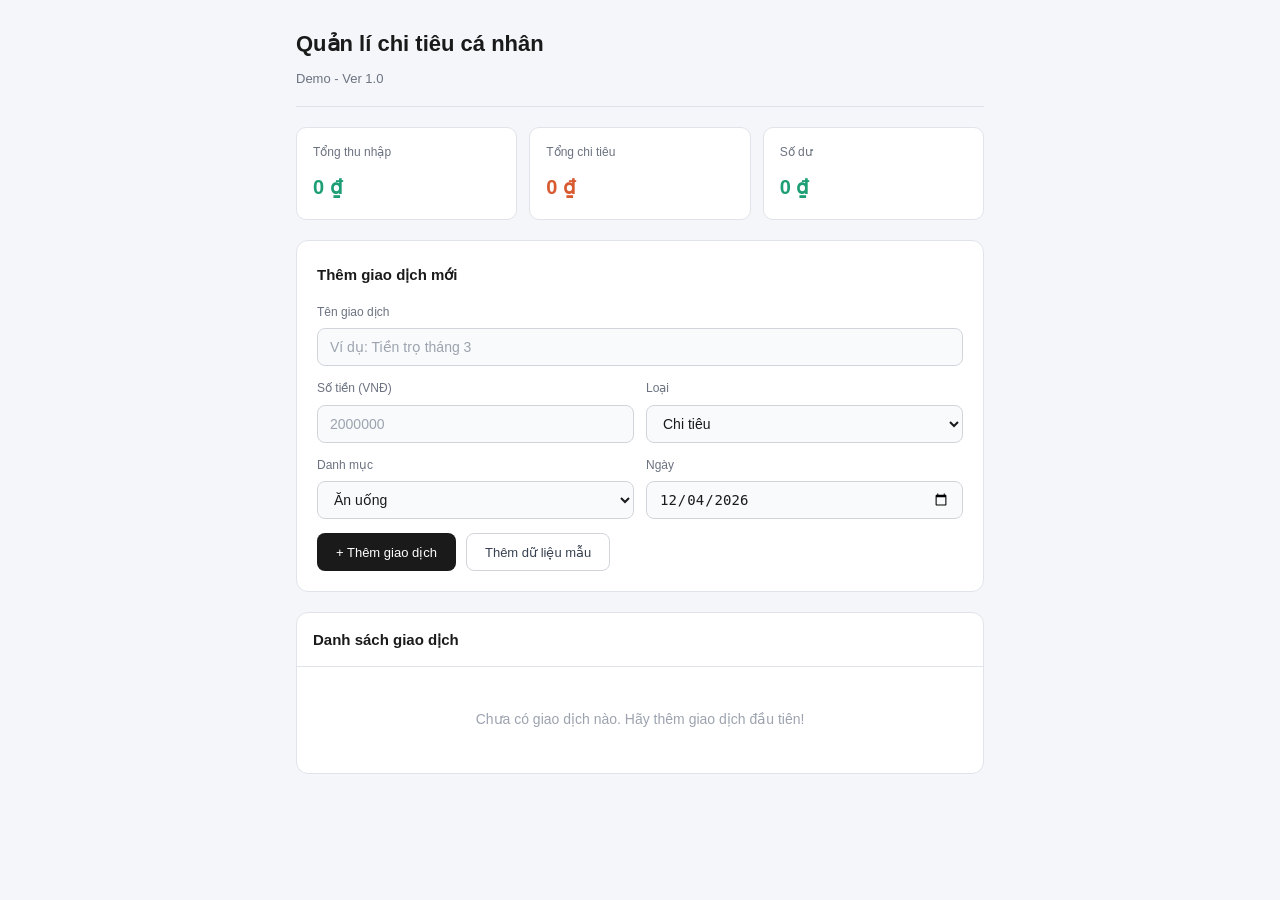
<file: Tuần 1/ver 1/index.html>
<!DOCTYPE html>
<html lang="vi">
<head>
  <meta charset="UTF-8" />
  <meta name="viewport" content="width=device-width, initial-scale=1.0" />
  <title>Personal Finance Tracker</title>
  <link rel="stylesheet" href="style.css" />
</head>
<body>
  <div class="app">
    <div class="header">
      <h1>Quản lí chi tiêu cá nhân</h1>
      <p>Demo - Ver 1.0</p>
    </div>

    <!-- Thống kê tổng quan -->
    <div class="stats">
      <div class="stat">
        <div class="stat-label">Tổng thu nhập</div>
        <div class="stat-value income" id="total-income">0 ₫</div>
      </div>
      <div class="stat">
        <div class="stat-label">Tổng chi tiêu</div>
        <div class="stat-value expense" id="total-expense">0 ₫</div>
      </div>
      <div class="stat">
        <div class="stat-label">Số dư</div>
        <div class="stat-value" id="balance">0 ₫</div>
      </div>
    </div>

    <!-- Form thêm giao dịch -->
    <div class="form-card">
      <div class="form-title">Thêm giao dịch mới</div>
      <div class="form-grid">
        <div class="form-group full">
          <label for="tx-name">Tên giao dịch</label>
          <input type="text" id="tx-name" placeholder="Ví dụ: Tiền trọ tháng 3" />
        </div>
        <div class="form-group">
          <label for="tx-amount">Số tiền (VNĐ)</label>
          <input type="number" id="tx-amount" placeholder="2000000" min="0" />
        </div>
        <div class="form-group">
          <label for="tx-type">Loại</label>
          <select id="tx-type">
            <option value="expense">Chi tiêu</option>
            <option value="income">Thu nhập</option>
          </select>
        </div>
        <div class="form-group">
          <label for="tx-category">Danh mục</label>
          <select id="tx-category">
            <option value="Ăn uống">Ăn uống</option>
            <option value="Học tập">Học tập</option>
            <option value="Đi lại">Đi lại</option>
            <option value="Giải trí">Giải trí</option>
            <option value="Tiền nhà">Tiền nhà</option>
            <option value="Lương">Lương</option>
            <option value="Học bổng">Học bổng</option>
            <option value="Khác">Khác</option>
          </select>
        </div>
        <div class="form-group">
          <label for="tx-date">Ngày</label>
          <input type="date" id="tx-date" />
        </div>
      </div>
      <div class="btn-row">
        <button class="primary" onclick="addTransaction()">+ Thêm giao dịch</button>
        <button onclick="addSample()">Thêm dữ liệu mẫu</button>
      </div>
    </div>

    <!-- Danh sách giao dịch -->
    <div class="list-card">
      <div class="list-header">
        Danh sách giao dịch
        <span id="tx-count"></span>
      </div>
      <div id="tx-list">
        <div class="empty">Chưa có giao dịch nào. Hãy thêm giao dịch đầu tiên!</div>
      </div>
    </div>
  </div>

  <script src="app.js"></script>
</body>
</html>
</file>
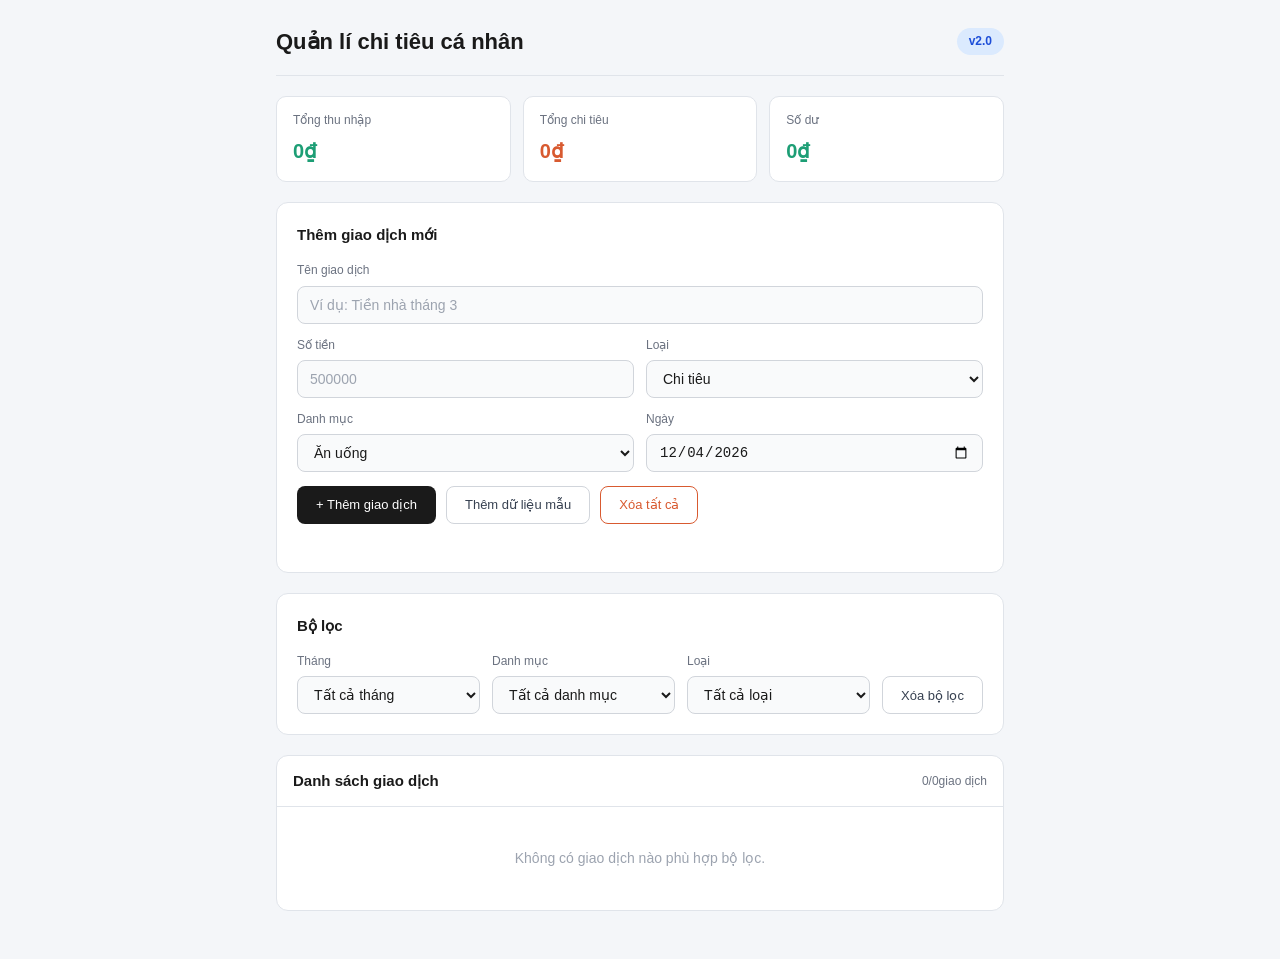
<file: Tuần 2/v2.0/index.html>
<!DOCTYPE html>
<html lang="vi">
<head>
  <meta charset="UTF-8">
  <meta name="viewport" content="width=device-width, initial-scale=1.0">
  <title>Personal Finance Tracker</title>
  <link rel="stylesheet" href="style.css">
</head>
<body>
  <div class="app">
    <!-- HEADER -->
    <div class="header">
      <div class="header-left">
        <h1>Quản lí chi tiêu cá nhân</h1>
      </div>
      <span class="badge-v2">v2.0</span>
    </div>

    <!-- THỐNG KÊ -->
    <div class="stats">
      <div class="stat">
        <div class="stat-label">Tổng thu nhập</div>
        <div class="stat-value income" id="s-income">0 ₫</div>
      </div>
      <div class="stat">
        <div class="stat-label">Tổng chi tiêu</div>
        <div class="stat-value expense" id="s-expense">0 ₫</div>
      </div>
      <div class="stat">
        <div class="stat-label">Số dư</div>
        <div class="stat-value" id="s-balance">0 ₫</div>
      </div>
    </div>

    <!-- FORM THÊM GIAO DỊCH -->
    <div class="section-card">
      <div class="section-title">Thêm giao dịch mới</div>
      <div class="form-grid">
        <div class="fg full">
          <label for="tx-name">Tên giao dịch</label>
          <input type="text" id="tx-name" placeholder="Ví dụ: Tiền nhà tháng 3" />
        </div>
        <div class="fg">
          <label for="tx-amount">Số tiền</label>
          <input type="number" id="tx-amount" placeholder="500000" min="0" />
        </div>
        <div class="fg">
          <label for="tx-type">Loại</label>
          <select id="tx-type">
            <option value="expense">Chi tiêu</option>
            <option value="income">Thu nhập</option>
          </select>
        </div>
        <div class="fg">
          <label for="tx-cat">Danh mục</label>
          <select id="tx-cat">
            <option> Ăn uống </option>
            <option> Học tập </option>
            <option> Đi lại </option>
            <option> Giải trí </option>
            <option> Tiền nhà </option>
            <option> Lương </option>
            <option> Học bổng </option>
            <option> Khác </option>
          </select>
        </div>
        <div class="fg">
          <label for="tx-date"> Ngày </label>
          <input type="date" id="tx-date" />
        </div>
      </div>
      <div class="btn-row">
        <button class="primary" onclick="addTransaction()"> + Thêm giao dịch </button>
        <button onclick="addSample()"> Thêm dữ liệu mẫu </button>
        <button class="danger" onclick="clearAll()"> Xóa tất cả </button>
      </div>
      <div class="save-bar" id="save-bar"></div>
    </div>

    <!-- BỘ LỌC -->
    <div class="section-card">
      <div class="section-title"> Bộ lọc </div>
      <div class="filter-row">
        <div class="fg">
          <label for="f-month"> Tháng </label>
          <select id="f-month">
            <option value=""> Tất cả tháng </option>
            <option value="01"> Tháng 1 </option>
            <option value="02"> Tháng 2 </option>
            <option value="03"> Tháng 3 </option>
            <option value="04"> Tháng 4 </option>
            <option value="05"> Tháng 5 </option>
            <option value="06"> Tháng 6 </option>
            <option value="07"> Tháng 7 </option>
            <option value="08"> Tháng 8 </option>
            <option value="09"> Tháng 9 </option>
            <option value="10"> Tháng 10 </option>
            <option value="11"> Tháng 11 </option>
            <option value="12"> Tháng 12 </option>
          </select>
        </div>
        <div class="fg">
          <label for="f-cat"> Danh mục </label>
          <select id="f-cat">
            <option value=""> Tất cả danh mục </option>
            <option>Ăn uống</option>
            <option>Học tập</option>
            <option>Đi lại</option>
            <option>Giải trí</option>
            <option>Tiền nhà</option>
            <option>Lương</option>
            <option>Học bổng</option>
            <option>Khác</option>
          </select>
        </div>
        <div class="fg">
          <label for="f-type">Loại</label>
          <select id="f-type">
            <option value="">Tất cả loại</option>
            <option value="income">Thu nhập</option>
            <option value="expense">Chi tiêu</option>
          </select>
        </div>
        <button onclick="resetFilter()">Xóa bộ lọc</button>
      </div>
    </div>

    <!-- DANH SÁCH GIAO DỊCH -->
    <div class="list-card">
      <div class="list-header">
        <span>Danh sách giao dịch</span>
        <span class="list-meta" id="list-meta"></span>
      </div>
      <div id="tx-list">
        <div class="empty">Chưa có giao dịch nào. Hãy thêm giao dịch đầu tiên!</div>
      </div>
    </div>

  </div>
  
  <script src="app.js"></script>
</body>
</html>
</file>
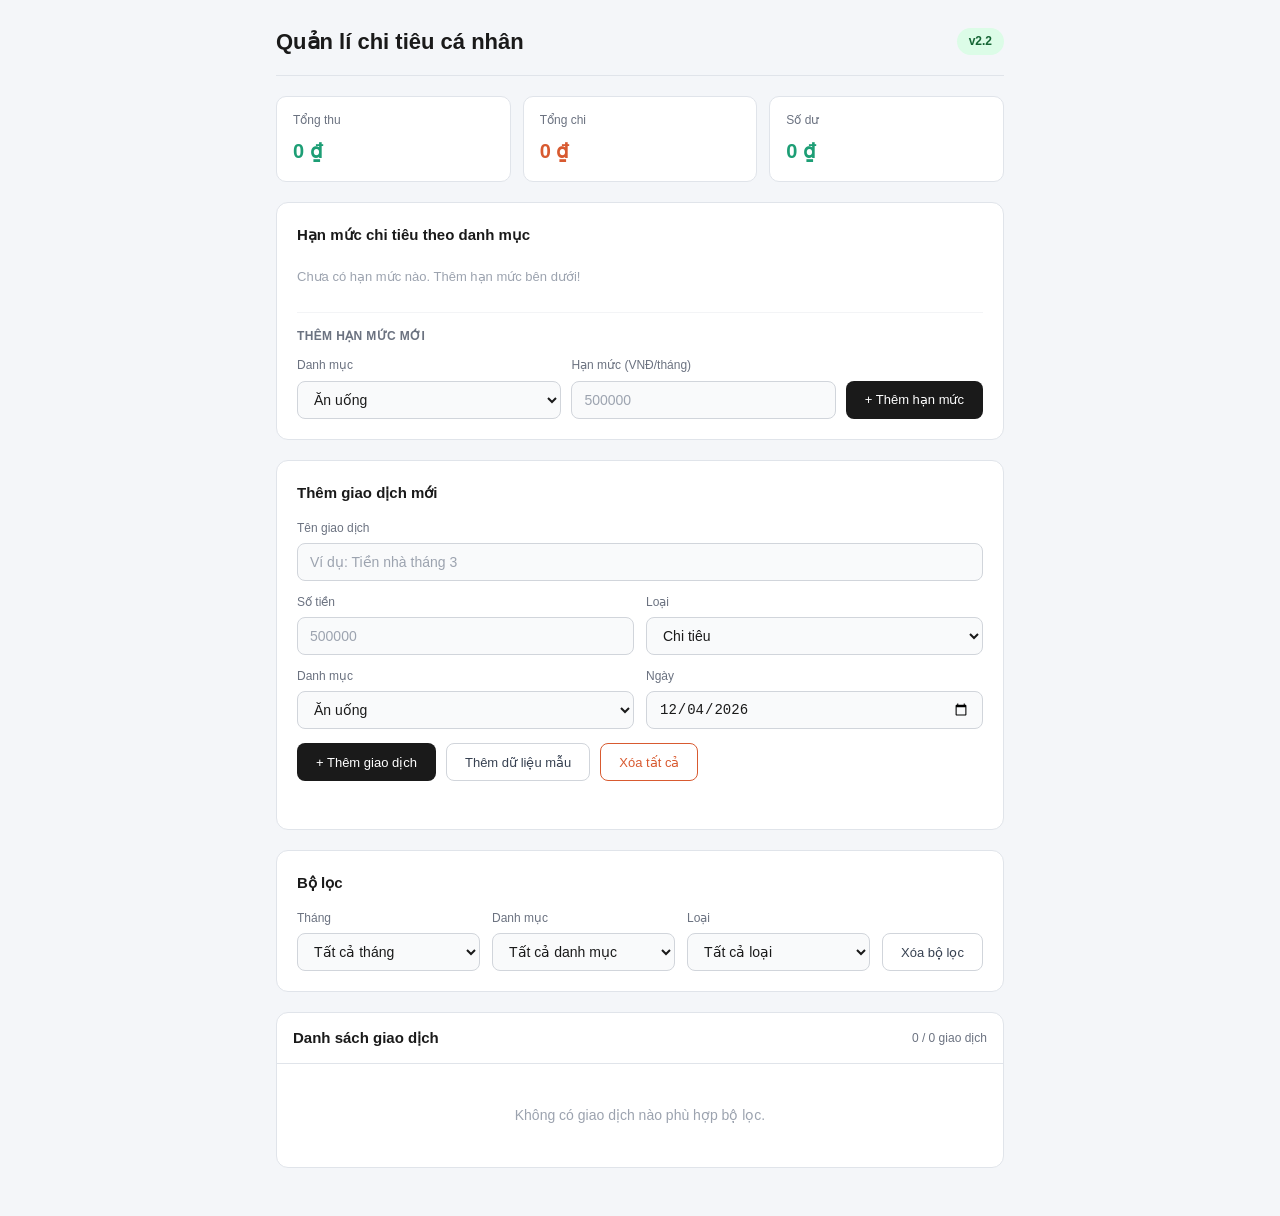
<file: Tuần 2/v2.2/index.html>
<!DOCTYPE html>
<html lang="vi">
<head>
  <meta charset="UTF-8" />
  <meta name="viewport" content="width=device-width, initial-scale=1.0" />
  <title> Personal Finance Tracker </title>
  <link rel="stylesheet" href="style.css" />
</head>
<body>
  <div class="app">
    <div class="header">
      <div class="header-left">
        <h1> Quản lí chi tiêu cá nhân </h1>
      </div>
      <span class="badge-version">v2.2</span>
    </div>

    <!-- Tổng quan -->
    <div class="stats">
      <div class="stat">
        <div class="stat-label">Tổng thu</div>
        <div class="stat-value income" id="s-income">0 ₫</div>
      </div>
      <div class="stat">
        <div class="stat-label">Tổng chi</div>
        <div class="stat-value expense" id="s-expense">0 ₫</div>
      </div>
      <div class="stat">
        <div class="stat-label">Số dư</div>
        <div class="stat-value" id="s-balance">0 ₫</div>
      </div>
    </div>

    <!-- Cảnh báo vượt giới hạn -->
    <div class="alert-box over" id="alert-over">
      <div class="alert-title">🚨 Đã vượt hạn mức chi tiêu!</div>
      <ul id="alert-over-list"></ul>
    </div>

    <!-- Cảnh báo chi tiêu ( >= 80%) -->
    <div class="alert-box warn" id="alert-warn">
      <div class="alert-title">⚠️ Sắp đạt hạn mức (trên 80%)</div>
      <ul id="alert-warn-list"></ul>
    </div>

    <!-- giới hạn chi tiêu -->
    <div class="section-card">
      <div class="section-title">Hạn mức chi tiêu theo danh mục</div>

      <!-- Danh sách hạn mức hiện tại -->
      <div id="budget-list">
        <div class="no-budget">Chưa có hạn mức nào. Thêm hạn mức bên dưới!</div>
      </div>

      <!-- Form thêm hạn mức mới -->
      <div class="budget-add">
        <div class="budget-add-title">Thêm hạn mức mới</div>
        <div class="budget-add-row">
          <div class="fg">
            <label for="b-cat">Danh mục</label>
            <select id="b-cat">
              <option> Ăn uống </option>
            <option> Học tập </option>
            <option> Đi lại </option>
            <option> Giải trí </option>
            <option> Tiền nhà </option>
            <option> Khác </option>
            </select>
          </div>
          <div class="fg">
            <label for="b-amount">Hạn mức (VNĐ/tháng)</label>
            <input type="number" id="b-amount" placeholder="500000" min="0" />
          </div>
          <button class="primary" onclick="addBudget()">+ Thêm hạn mức</button>
        </div>
      </div>
    </div>

    <!-- FORM THÊM GIAO DỊCH -->
    <div class="section-card">
      <div class="section-title"> Thêm giao dịch mới </div>
      <div class="form-grid">
        <div class="fg full">
          <label for="tx-name"> Tên giao dịch </label>
          <input type="text" id="tx-name" placeholder="Ví dụ: Tiền nhà tháng 3" />
        </div>
        <div class="fg">
          <label for="tx-amount"> Số tiền </label>
          <input type="number" id="tx-amount" placeholder="500000" min="0" />
        </div>
        <div class="fg">
          <label for="tx-type"> Loại </label>
          <select id="tx-type">
            <option value="expense"> Chi tiêu </option>
            <option value="income"> Thu nhập </option>
          </select>
        </div>
        <div class="fg">
          <label for="tx-cat"> Danh mục </label>
          <select id="tx-cat">
            <option> Ăn uống </option>
            <option> Học tập </option>
            <option> Đi lại </option>
            <option> Giải trí </option>
            <option> Tiền nhà </option>
            <option> Lương </option>
            <option> Học bổng </option>
            <option> Khác </option>
          </select>
        </div>
        <div class="fg">
          <label for="tx-date"> Ngày </label>
          <input type="date" id="tx-date" />
        </div>
      </div>
      <div class="btn-row">
        <button class="primary" onclick="addTransaction()"> + Thêm giao dịch </button>
        <button onclick="addSample()"> Thêm dữ liệu mẫu </button>
        <button class="danger" onclick="clearAll()"> Xóa tất cả </button>
      </div>
      <div class="save-bar" id="save-bar"></div>
    </div>

    <!-- BỘ LỌC -->
    <div class="section-card">
      <div class="section-title"> Bộ lọc </div>
      <div class="filter-row">
        <div class="fg">
          <label for="f-month"> Tháng </label>
          <select id="f-month">
            <option value=""> Tất cả tháng </option>
            <option value="01"> Tháng 1 </option>
            <option value="02"> Tháng 2 </option>
            <option value="03"> Tháng 3 </option>
            <option value="04"> Tháng 4 </option>
            <option value="05"> Tháng 5 </option>
            <option value="06"> Tháng 6 </option>
            <option value="07"> Tháng 7 </option>
            <option value="08"> Tháng 8 </option>
            <option value="09"> Tháng 9 </option>
            <option value="10"> Tháng 10 </option>
            <option value="11"> Tháng 11 </option>
            <option value="12"> Tháng 12 </option>
          </select>
        </div>
        <div class="fg">
          <label for="f-cat"> Danh mục </label>
          <select id="f-cat">
            <option value=""> Tất cả danh mục </option>
            <option> Ăn uống</option>
            <option> Học tập</option>
            <option> Đi lại </option>
            <option> Giải trí</option>
            <option> Tiền nhà </option>
            <option> Lương </option>
            <option> Học bổng</option>
            <option> Khác</option>
          </select>
        </div>
        <div class="fg">
          <label for="f-type">Loại</label>
          <select id="f-type">
            <option value=""> Tất cả loại </option>
            <option value="income"> Thu nhập </option>
            <option value="expense"> Chi tiêu </option>
          </select>
        </div>
        <button onclick="resetFilter()">Xóa bộ lọc</button>
      </div>
    </div>

    <!-- DANH SÁCH GIAO DỊCH -->
    <div class="list-card">
      <div class="list-header">
        <span>Danh sách giao dịch</span>
        <span class="list-meta" id="list-meta"></span>
      </div>
      <div id="tx-list">
        <div class="empty"> Chưa có giao dịch nào. Hãy thêm giao dịch đầu tiên!</div>
      </div>
    </div>

  </div>

  <script src="app.js"></script>
</body>
</html>
</file>
<file: Tuần 1/ver 1/style.css>
/* ===== RESET & BASE ===== */
* {
  box-sizing: border-box;
  margin: 0;
  padding: 0;
}

body {
  font-family: 'Montserrat', Arial, sans-serif;
  background-color: #f4f6f9;
  color: #1a1a1a;
  font-size: 16px;
  line-height: 1.8;
}

/* ===== LAYOUT ===== */
.app {
  max-width: 720px;
  margin: 0 auto;
  padding: 1.5rem 1rem 3rem;
}

/* ===== HEADER ===== */
.header {
  padding-bottom: 1rem;
  border-bottom: 1px solid #e0e4ea;
  margin-bottom: 1.25rem;
}

.header h1 {
  font-size: 22px;
  font-weight: 600;
  color: #1a1a1a;
}

.header p {
  font-size: 13px;
  color: #6b7280;
  margin-top: 3px;
}

/* ===== STATS ===== */
.stats {
  display: grid;
  grid-template-columns: repeat(3, 1fr);
  gap: 12px;
  margin-bottom: 1.25rem;
}

.stat {
  background: #ffffff;
  border: 1px solid #e0e4ea;
  border-radius: 10px;
  padding: 14px 16px;
}

.stat-label {
  font-size: 12px;
  color: #6b7280;
  margin-bottom: 5px;
}

.stat-value {
  font-size: 20px;
  font-weight: 600;
  color: #1a1a1a;
}

.stat-value.income {
  color: #1D9E75;
}

.stat-value.expense {
  color: #D85A30;
}

/* ===== FORM CARD ===== */
.form-card {
  background: #ffffff;
  border: 1px solid #e0e4ea;
  border-radius: 12px;
  padding: 1.25rem;
  margin-bottom: 1.25rem;
}

.form-title {
  font-size: 15px;
  font-weight: 600;
  color: #1a1a1a;
  margin-bottom: 14px;
}

.form-grid {
  display: grid;
  grid-template-columns: 1fr 1fr;
  gap: 12px;
}

.form-group {
  display: flex;
  flex-direction: column;
  gap: 5px;
}

.form-group.full {
  grid-column: 1 / -1;
}

label {
  font-size: 12px;
  font-weight: 500;
  color: #6b7280;
}

input,
select {
  width: 100%;
  height: 38px;
  padding: 0 12px;
  font-size: 14px;
  border: 1px solid #d1d5db;
  border-radius: 8px;
  background: #f9fafb;
  color: #1a1a1a;
  outline: none;
  transition: border-color 0.15s;
}

input:focus,
select:focus {
  border-color: #3b82f6;
  background: #ffffff;
}

input::placeholder {
  color: #9ca3af;
}

/* ===== BUTTONS ===== */
.btn-row {
  margin-top: 14px;
  display: flex;
  gap: 10px;
  flex-wrap: wrap;
}

button {
  height: 38px;
  padding: 0 18px;
  font-size: 13px;
  font-weight: 500;
  border: 1px solid #d1d5db;
  border-radius: 8px;
  background: #ffffff;
  color: #374151;
  cursor: pointer;
  transition: background 0.15s, border-color 0.15s;
}

button:hover {
  background: #f3f4f6;
  border-color: #9ca3af;
}

button.primary {
  background: #1a1a1a;
  color: #ffffff;
  border-color: transparent;
}

button.primary:hover {
  background: #374151;
}

/* ===== TRANSACTION LIST ===== */
.list-card {
  background: #ffffff;
  border: 1px solid #e0e4ea;
  border-radius: 12px;
  overflow: hidden;
}

.list-header {
  padding: 13px 16px;
  border-bottom: 1px solid #e0e4ea;
  font-size: 15px;
  font-weight: 600;
  color: #1a1a1a;
  display: flex;
  align-items: center;
  gap: 8px;
}

#tx-count {
  font-weight: 400;
  font-size: 13px;
  color: #6b7280;
}

.empty {
  padding: 2.5rem;
  text-align: center;
  font-size: 14px;
  color: #9ca3af;
}

/* ===== TRANSACTION ITEM ===== */
.tx-item {
  display: flex;
  align-items: center;
  gap: 12px;
  padding: 12px 16px;
  border-bottom: 1px solid #f3f4f6;
  transition: background 0.1s;
}

.tx-item:last-child {
  border-bottom: none;
}

.tx-item:hover {
  background: #f9fafb;
}

.tx-icon {
  width: 36px;
  height: 36px;
  border-radius: 50%;
  display: flex;
  align-items: center;
  justify-content: center;
  font-size: 16px;
  flex-shrink: 0;
}

.tx-icon.income {
  background: #E1F5EE;
}

.tx-icon.expense {
  background: #FAECE7;
}

.tx-info {
  flex: 1;
  min-width: 0;
}

.tx-name {
  font-size: 14px;
  color: #1a1a1a;
  font-weight: 500;
  display: flex;
  align-items: center;
  flex-wrap: wrap;
  gap: 5px;
}

.tx-meta {
  font-size: 12px;
  color: #9ca3af;
  margin-top: 2px;
}

.tx-amount {
  font-size: 14px;
  font-weight: 600;
  white-space: nowrap;
  flex-shrink: 0;
}

.tx-amount.income {
  color: #1D9E75;
}

.tx-amount.expense {
  color: #D85A30;
}

.tx-del {
  width: 28px;
  height: 28px;
  border: none;
  background: none;
  cursor: pointer;
  color: #9ca3af;
  font-size: 18px;
  display: flex;
  align-items: center;
  justify-content: center;
  border-radius: 6px;
  padding: 0;
  flex-shrink: 0;
  transition: background 0.1s, color 0.1s;
}

.tx-del:hover {
  background: #fee2e2;
  color: #D85A30;
}

/* ===== BADGE ===== */
.badge {
  display: inline-block;
  font-size: 11px;
  font-weight: 500;
  padding: 2px 8px;
  border-radius: 20px;
}

.badge.income {
  background: #E1F5EE;
  color: #0F6E56;
}

.badge.expense {
  background: #FAECE7;
  color: #993C1D;
}

/* ===== RESPONSIVE ===== */
@media (max-width: 480px) {
  .stats {
    grid-template-columns: 1fr;
  }

  .form-grid {
    grid-template-columns: 1fr;
  }

  .stat-value {
    font-size: 18px;
  }
}
</file>
<file: Tuần 2/v2.0/style.css>
* {
  box-sizing: border-box;
  margin: 0;
  padding: 0;
}

body {
  font-family: 'Segoe UI', Arial, sans-serif;
  background-color: #f4f6f9;
  color: #1a1a1a;
  font-size: 15px;
  line-height: 1.6;
}

/* ===== LAYOUT ===== */
.app {
  max-width: 760px;
  margin: 0 auto;
  padding: 1.5rem 1rem 3rem;
}

/* ===== HEADER ===== */
.header {
  display: flex;
  align-items: center;
  justify-content: space-between;
  flex-wrap: wrap;
  gap: 8px;
  padding-bottom: 1rem;
  border-bottom: 1px solid #e0e4ea;
  margin-bottom: 1.25rem;
}

.header-left h1 {
  font-size: 22px;
  font-weight: 600;
  color: #1a1a1a;
}

.header-left p {
  font-size: 13px;
  color: #6b7280;
  margin-top: 3px;
}

.badge-v2 {
  font-size: 12px;
  font-weight: 600;
  padding: 4px 12px;
  border-radius: 20px;
  background: #dbeafe;
  color: #1d4ed8;
}

/* ===== STATS ===== */
.stats {
  display: grid;
  grid-template-columns: repeat(3, 1fr);
  gap: 12px;
  margin-bottom: 1.25rem;
}

.stat {
  background: #ffffff;
  border: 1px solid #e0e4ea;
  border-radius: 10px;
  padding: 14px 16px;
}

.stat-label {
  font-size: 12px;
  color: #6b7280;
  margin-bottom: 5px;
}

.stat-value {
  font-size: 20px;
  font-weight: 600;
  color: #1a1a1a;
}

.stat-value.income { color: #1D9E75; }
.stat-value.expense { color: #D85A30; }

/* ===== SECTION CARD ===== */
.section-card {
  background: #ffffff;
  border: 1px solid #e0e4ea;
  border-radius: 12px;
  padding: 1.25rem;
  margin-bottom: 1.25rem;
}

.section-title {
  font-size: 15px;
  font-weight: 600;
  color: #1a1a1a;
  margin-bottom: 14px;
}

/* ===== FORM ===== */
.form-grid {
  display: grid;
  grid-template-columns: 1fr 1fr;
  gap: 12px;
}

.fg {
  display: flex;
  flex-direction: column;
  gap: 5px;
}

.fg.full {
  grid-column: 1 / -1;
}

label {
  font-size: 12px;
  font-weight: 500;
  color: #6b7280;
}

input,
select {
  width: 100%;
  height: 38px;
  padding: 0 12px;
  font-size: 14px;
  border: 1px solid #d1d5db;
  border-radius: 8px;
  background: #f9fafb;
  color: #1a1a1a;
  outline: none;
  transition: border-color 0.15s, background 0.15s;
}

input:focus,
select:focus {
  border-color: #3b82f6;
  background: #ffffff;
}

input::placeholder {
  color: #9ca3af;
}

/* ===== BUTTONS ===== */
.btn-row {
  margin-top: 14px;
  display: flex;
  gap: 10px;
  flex-wrap: wrap;
}

button {
  height: 38px;
  padding: 0 18px;
  font-size: 13px;
  font-weight: 500;
  border: 1px solid #d1d5db;
  border-radius: 8px;
  background: #ffffff;
  color: #374151;
  cursor: pointer;
  transition: background 0.15s, border-color 0.15s;
}

button:hover {
  background: #f3f4f6;
  border-color: #9ca3af;
}

button.primary {
  background: #1a1a1a;
  color: #ffffff;
  border-color: transparent;
}

button.primary:hover {
  background: #374151;
}

button.danger {
  color: #D85A30;
  border-color: #D85A30;
}

button.danger:hover {
  background: #FAECE7;
}

/* ===== SAVE BAR ===== */
.save-bar {
  font-size: 12px;
  color: #9ca3af;
  margin-top: 10px;
  min-height: 18px;
  transition: color 0.2s;
}

.save-bar.ok {
  color: #1D9E75;
}

/* ===== BỘ LỌC ===== */
.filter-row {
  display: flex;
  gap: 12px;
  flex-wrap: wrap;
  align-items: flex-end;
}

.filter-row .fg {
  flex: 1;
  min-width: 140px;
}

.filter-row button {
  align-self: flex-end;
  flex-shrink: 0;
}

/* ===== TRANSACTION LIST ===== */
.list-card {
  background: #ffffff;
  border: 1px solid #e0e4ea;
  border-radius: 12px;
  overflow: hidden;
}

.list-header {
  padding: 13px 16px;
  border-bottom: 1px solid #e0e4ea;
  font-size: 15px;
  font-weight: 600;
  color: #1a1a1a;
  display: flex;
  align-items: center;
  justify-content: space-between;
}

.list-meta {
  font-size: 12px;
  font-weight: 400;
  color: #6b7280;
}

.empty {
  padding: 2.5rem;
  text-align: center;
  font-size: 14px;
  color: #9ca3af;
}

/* ===== TRANSACTION ITEM ===== */
.tx-item {
  display: flex;
  align-items: center;
  gap: 12px;
  padding: 12px 16px;
  border-bottom: 1px solid #f3f4f6;
  transition: background 0.1s;
}

.tx-item:last-child {
  border-bottom: none;
}

.tx-item:hover {
  background: #f9fafb;
}

.tx-icon {
  width: 36px;
  height: 36px;
  border-radius: 50%;
  display: flex;
  align-items: center;
  justify-content: center;
  font-size: 16px;
  flex-shrink: 0;
}

.tx-icon.income  { background: #E1F5EE; }
.tx-icon.expense { background: #FAECE7; }

.tx-info {
  flex: 1;
  min-width: 0;
}

.tx-name {
  font-size: 14px;
  font-weight: 500;
  color: #1a1a1a;
  display: flex;
  align-items: center;
  flex-wrap: wrap;
  gap: 5px;
}

.tx-meta {
  font-size: 12px;
  color: #9ca3af;
  margin-top: 2px;
}

.tx-amount {
  font-size: 14px;
  font-weight: 600;
  white-space: nowrap;
  flex-shrink: 0;
}

.tx-amount.income  { color: #1D9E75; }
.tx-amount.expense { color: #D85A30; }

.tx-del {
  width: 28px;
  height: 28px;
  border: none;
  background: none;
  cursor: pointer;
  color: #9ca3af;
  font-size: 18px;
  display: flex;
  align-items: center;
  justify-content: center;
  border-radius: 6px;
  padding: 0;
  flex-shrink: 0;
  transition: background 0.1s, color 0.1s;
}

.tx-del:hover {
  background: #fee2e2;
  color: #D85A30;
}

/* ===== BADGE ===== */
.badge {
  display: inline-block;
  font-size: 11px;
  font-weight: 500;
  padding: 2px 8px;
  border-radius: 20px;
}

.badge.income  { background: #E1F5EE; color: #0F6E56; }
.badge.expense { background: #FAECE7; color: #993C1D; }

/* ===== RESPONSIVE ===== */
@media (max-width: 520px) {
  .stats {
    grid-template-columns: 1fr;
  }

  .form-grid {
    grid-template-columns: 1fr;
  }

  .filter-row {
    flex-direction: column;
  }

  .filter-row .fg {
    min-width: unset;
    width: 100%;
  }

  .stat-value {
    font-size: 18px;
  }
}
</file>
<file: Tuần 2/v2.2/style.css>
* {
  box-sizing: border-box;
  margin: 0;
  padding: 0;
}

body {
  font-family: 'Segoe UI', Arial, sans-serif;
  background-color: #f4f6f9;
  color: #1a1a1a;
  font-size: 15px;
  line-height: 1.6;
}

/* ===== LAYOUT ===== */
.app {
  max-width: 760px;
  margin: 0 auto;
  padding: 1.5rem 1rem 3rem;
}

/* ===== HEADER ===== */
.header {
  display: flex;
  align-items: center;
  justify-content: space-between;
  flex-wrap: wrap;
  gap: 8px;
  padding-bottom: 1rem;
  border-bottom: 1px solid #e0e4ea;
  margin-bottom: 1.25rem;
}

.header-left h1 {
  font-size: 22px;
  font-weight: 600;
  color: #1a1a1a;
}

.header-left p {
  font-size: 13px;
  color: #6b7280;
  margin-top: 3px;
}

.badge-version {
  font-size: 12px;
  font-weight: 600;
  padding: 4px 12px;
  border-radius: 20px;
  background: #dcfce7;
  color: #166534;
}

/* ===== STATS ===== */
.stats {
  display: grid;
  grid-template-columns: repeat(3, 1fr);
  gap: 12px;
  margin-bottom: 1.25rem;
}

.stat {
  background: #ffffff;
  border: 1px solid #e0e4ea;
  border-radius: 10px;
  padding: 14px 16px;
}

.stat-label {
  font-size: 12px;
  color: #6b7280;
  margin-bottom: 5px;
}

.stat-value {
  font-size: 20px;
  font-weight: 600;
  color: #1a1a1a;
}

.stat-value.income  { color: #1D9E75; }
.stat-value.expense { color: #D85A30; }

/* ===== ALERT BOX ===== */
.alert-box {
  border-radius: 10px;
  padding: 12px 16px;
  margin-bottom: 1.25rem;
  font-size: 13px;
  display: none;        /* Ẩn mặc định, JS sẽ hiện khi cần */
  border: 1px solid;
}

.alert-box.over {
  background: #fef2f2;
  color: #991b1b;
  border-color: #fca5a5;
}

.alert-box.warn {
  background: #fffbeb;
  color: #92400e;
  border-color: #fcd34d;
}

.alert-title {
  font-weight: 600;
  font-size: 13px;
  margin-bottom: 6px;
}

.alert-box ul {
  padding-left: 18px;
  margin-top: 4px;
}

.alert-box li {
  margin-bottom: 3px;
  line-height: 1.5;
}

/* ===== SECTION CARD ===== */
.section-card {
  background: #ffffff;
  border: 1px solid #e0e4ea;
  border-radius: 12px;
  padding: 1.25rem;
  margin-bottom: 1.25rem;
}

.section-title {
  font-size: 15px;
  font-weight: 600;
  color: #1a1a1a;
  margin-bottom: 14px;
}

/* ===== BUDGET LIST ===== */
.budget-grid {
  display: grid;
  grid-template-columns: 1fr 1fr;
  gap: 10px;
  margin-bottom: 4px;
}

.budget-item {
  background: #f9fafb;
  border: 1px solid #e5e7eb;
  border-radius: 10px;
  padding: 12px 14px;
}

.budget-item-top {
  display: flex;
  align-items: center;
  justify-content: space-between;
  margin-bottom: 8px;
}

.budget-cat {
  font-size: 13px;
  font-weight: 600;
  color: #1a1a1a;
  display: flex;
  align-items: center;
  gap: 6px;
}

.budget-amounts {
  font-size: 12px;
  color: #6b7280;
  margin-bottom: 7px;
}

.budget-amounts .spent { color: #D85A30; font-weight: 600; }
.budget-amounts .limit { color: #1a1a1a; font-weight: 600; }

/* Thanh tiến trình */
.progress-bar {
  height: 7px;
  background: #e5e7eb;
  border-radius: 4px;
  overflow: hidden;
}

.progress-fill {
  height: 100%;
  border-radius: 4px;
  transition: width 0.4s ease;
}

.progress-fill.safe { background: #1D9E75; }
.progress-fill.warn { background: #EF9F27; }
.progress-fill.over { background: #D85A30; }

.budget-status {
  font-size: 11px;
  font-weight: 600;
  margin-top: 6px;
}

.budget-status.safe { color: #1D9E75; }
.budget-status.warn { color: #EF9F27; }
.budget-status.over { color: #D85A30; }

.btn-del-budget {
  width: 22px;
  height: 22px;
  border: none;
  background: none;
  cursor: pointer;
  color: #9ca3af;
  font-size: 16px;
  display: flex;
  align-items: center;
  justify-content: center;
  border-radius: 4px;
  padding: 0;
  flex-shrink: 0;
  transition: background 0.1s, color 0.1s;
}

.btn-del-budget:hover {
  background: #fee2e2;
  color: #D85A30;
}

.no-budget {
  font-size: 13px;
  color: #9ca3af;
  padding: 6px 0 10px;
}

/* Form thêm hạn mức */
.budget-add {
  border-top: 1px solid #f3f4f6;
  margin-top: 14px;
  padding-top: 14px;
}

.budget-add-title {
  font-size: 12px;
  font-weight: 600;
  color: #6b7280;
  margin-bottom: 10px;
  text-transform: uppercase;
  letter-spacing: 0.03em;
}

.budget-add-row {
  display: flex;
  gap: 10px;
  flex-wrap: wrap;
  align-items: flex-end;
}

.budget-add-row .fg {
  flex: 1;
  min-width: 140px;
}

.budget-add-row button {
  align-self: flex-end;
  flex-shrink: 0;
}

/* ===== FORM ===== */
.form-grid {
  display: grid;
  grid-template-columns: 1fr 1fr;
  gap: 12px;
}

.fg {
  display: flex;
  flex-direction: column;
  gap: 5px;
}

.fg.full {
  grid-column: 1 / -1;
}

label {
  font-size: 12px;
  font-weight: 500;
  color: #6b7280;
}

input,
select {
  width: 100%;
  height: 38px;
  padding: 0 12px;
  font-size: 14px;
  border: 1px solid #d1d5db;
  border-radius: 8px;
  background: #f9fafb;
  color: #1a1a1a;
  outline: none;
  transition: border-color 0.15s, background 0.15s;
}

input:focus,
select:focus {
  border-color: #3b82f6;
  background: #ffffff;
}

input::placeholder {
  color: #9ca3af;
}

/* ===== BUTTONS ===== */
.btn-row {
  margin-top: 14px;
  display: flex;
  gap: 10px;
  flex-wrap: wrap;
}

button {
  height: 38px;
  padding: 0 18px;
  font-size: 13px;
  font-weight: 500;
  border: 1px solid #d1d5db;
  border-radius: 8px;
  background: #ffffff;
  color: #374151;
  cursor: pointer;
  transition: background 0.15s, border-color 0.15s;
}

button:hover {
  background: #f3f4f6;
  border-color: #9ca3af;
}

button.primary {
  background: #1a1a1a;
  color: #ffffff;
  border-color: transparent;
}

button.primary:hover {
  background: #374151;
}

button.danger {
  color: #D85A30;
  border-color: #D85A30;
}

button.danger:hover {
  background: #FAECE7;
}

/* ===== SAVE BAR ===== */
.save-bar {
  font-size: 12px;
  color: #9ca3af;
  margin-top: 10px;
  min-height: 18px;
}

.save-bar.ok {
  color: #1D9E75;
}

/* ===== BỘ LỌC ===== */
.filter-row {
  display: flex;
  gap: 12px;
  flex-wrap: wrap;
  align-items: flex-end;
}

.filter-row .fg {
  flex: 1;
  min-width: 130px;
}

.filter-row > button {
  align-self: flex-end;
  flex-shrink: 0;
}

/* ===== TRANSACTION LIST ===== */
.list-card {
  background: #ffffff;
  border: 1px solid #e0e4ea;
  border-radius: 12px;
  overflow: hidden;
}

.list-header {
  padding: 13px 16px;
  border-bottom: 1px solid #e0e4ea;
  font-size: 15px;
  font-weight: 600;
  color: #1a1a1a;
  display: flex;
  align-items: center;
  justify-content: space-between;
}

.list-meta {
  font-size: 12px;
  font-weight: 400;
  color: #6b7280;
}

.empty {
  padding: 2.5rem;
  text-align: center;
  font-size: 14px;
  color: #9ca3af;
}

/* ===== TRANSACTION ITEM ===== */
.tx-item {
  display: flex;
  align-items: center;
  gap: 12px;
  padding: 12px 16px;
  border-bottom: 1px solid #f3f4f6;
  transition: background 0.1s;
}

.tx-item:last-child {
  border-bottom: none;
}

.tx-item:hover {
  background: #f9fafb;
}

.tx-icon {
  width: 36px;
  height: 36px;
  border-radius: 50%;
  display: flex;
  align-items: center;
  justify-content: center;
  font-size: 16px;
  flex-shrink: 0;
}

.tx-icon.income  { background: #E1F5EE; }
.tx-icon.expense { background: #FAECE7; }

.tx-info {
  flex: 1;
  min-width: 0;
}

.tx-name {
  font-size: 14px;
  font-weight: 500;
  color: #1a1a1a;
  display: flex;
  align-items: center;
  flex-wrap: wrap;
  gap: 5px;
}

.tx-meta {
  font-size: 12px;
  color: #9ca3af;
  margin-top: 2px;
}

.tx-amount {
  font-size: 14px;
  font-weight: 600;
  white-space: nowrap;
  flex-shrink: 0;
}

.tx-amount.income  { color: #1D9E75; }
.tx-amount.expense { color: #D85A30; }

.tx-del {
  width: 28px;
  height: 28px;
  border: none;
  background: none;
  cursor: pointer;
  color: #9ca3af;
  font-size: 18px;
  display: flex;
  align-items: center;
  justify-content: center;
  border-radius: 6px;
  padding: 0;
  flex-shrink: 0;
  transition: background 0.1s, color 0.1s;
}

.tx-del:hover {
  background: #fee2e2;
  color: #D85A30;
}

/* ===== BADGE ===== */
.badge {
  display: inline-block;
  font-size: 11px;
  font-weight: 500;
  padding: 2px 8px;
  border-radius: 20px;
}

.badge.income  { background: #E1F5EE; color: #0F6E56; }
.badge.expense { background: #FAECE7; color: #993C1D; }

/* ===== RESPONSIVE ===== */
@media (max-width: 540px) {
  .stats         { grid-template-columns: 1fr; }
  .form-grid     { grid-template-columns: 1fr; }
  .budget-grid   { grid-template-columns: 1fr; }
  .filter-row    { flex-direction: column; }
  .budget-add-row{ flex-direction: column; }
  .filter-row .fg,
  .budget-add-row .fg { min-width: unset; width: 100%; }
  .stat-value    { font-size: 18px; }
}
</file>
